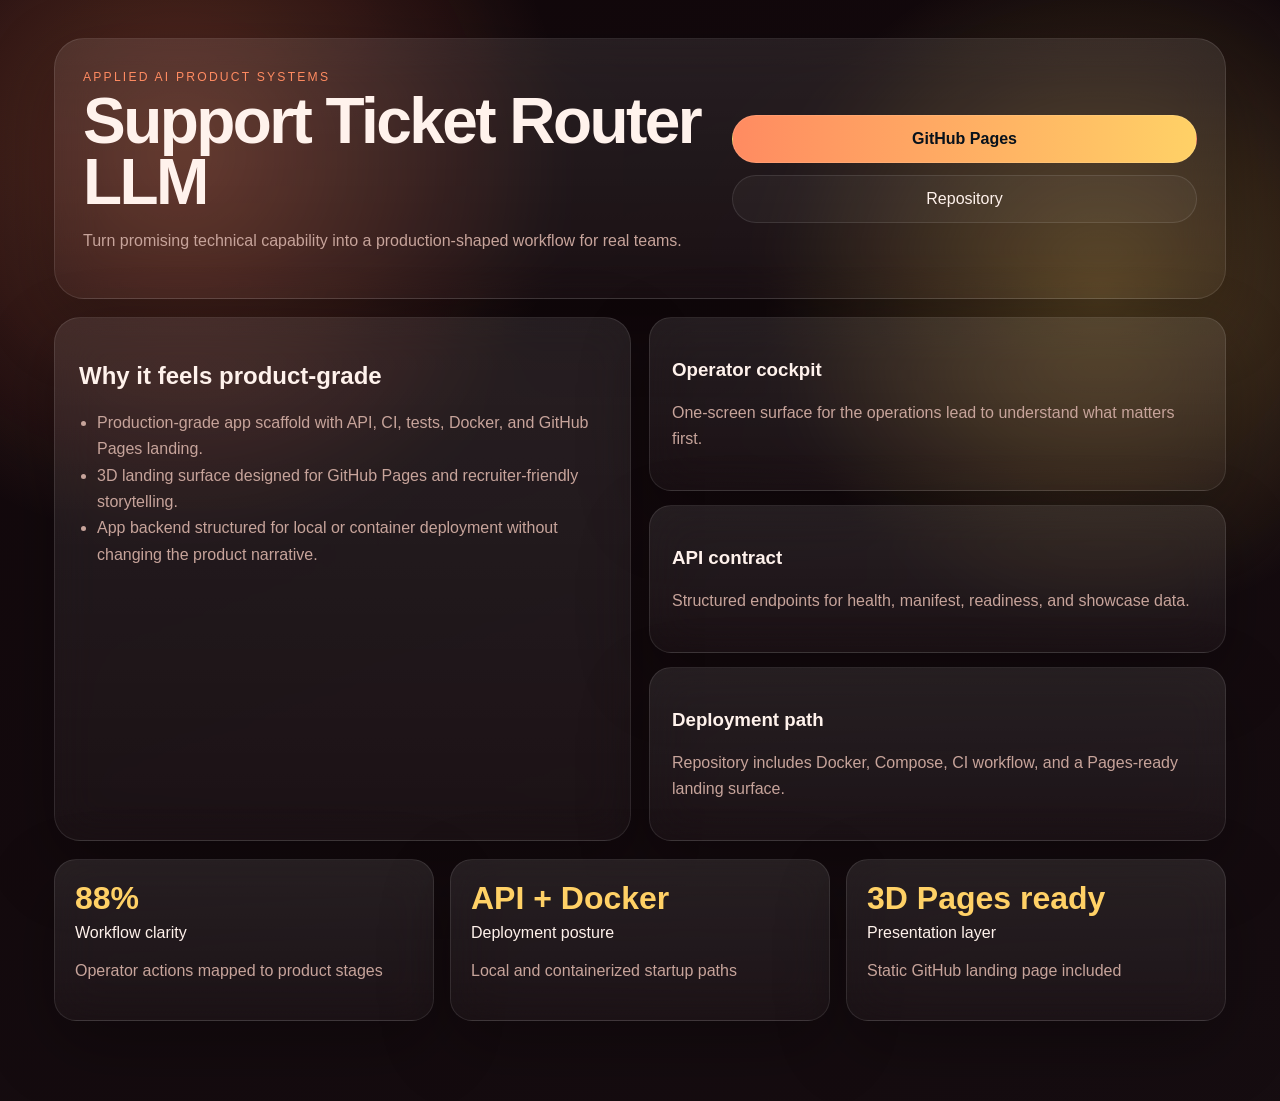
<file: docs/index.html>
<!DOCTYPE html>
<html lang="en">
<head>
  <meta charset="UTF-8" />
  <meta name="viewport" content="width=device-width, initial-scale=1.0" />
  <title>Support Ticket Router LLM Landing</title>
  <link rel="stylesheet" href="landing.css" />
</head>
<body>
  <div class="scene" id="scene">
    <div class="backdrop"></div>
    <main class="deck">
      <section class="hero-card glass">
        <div>
          <span class="eyebrow">Applied AI product systems</span>
          <h1>Support Ticket Router LLM</h1>
          <p>Turn promising technical capability into a production-shaped workflow for real teams.</p>
        </div>
        <nav class="cta-stack">
          <a class="cta primary" href="https://r-behera.github.io/support-ticket-router-llm/">GitHub Pages</a>
          <a class="cta" href="https://github.com/R-behera/support-ticket-router-llm">Repository</a>
        </nav>
      </section>
      <section class="orbit-grid">
        <div class="glass panel large">
          <h2>Why it feels product-grade</h2>
          <ul><li>Production-grade app scaffold with API, CI, tests, Docker, and GitHub Pages landing.</li><li>3D landing surface designed for GitHub Pages and recruiter-friendly storytelling.</li><li>App backend structured for local or container deployment without changing the product narrative.</li></ul>
        </div>
        <div id="cards" class="card-stack"></div>
      </section>
      <section class="metrics-row" id="metrics"></section>
    </main>
  </div>
  <script>window.PROJECT_MANIFEST = {"slug": "support-ticket-router-llm", "title": "Support Ticket Router LLM", "summary": "![Demo Screenshot](demo/screenshot.png)", "domain": "Applied AI product systems", "audience": "operations lead", "promise": "Turn promising technical capability into a production-shaped workflow for real teams.", "hero": ["Production-grade app scaffold with API, CI, tests, Docker, and GitHub Pages landing.", "3D landing surface designed for GitHub Pages and recruiter-friendly storytelling.", "App backend structured for local or container deployment without changing the product narrative."], "kpis": [{"label": "Workflow clarity", "value": "88%", "note": "Operator actions mapped to product stages"}, {"label": "Deployment posture", "value": "API + Docker", "note": "Local and containerized startup paths"}, {"label": "Presentation layer", "value": "3D Pages ready", "note": "Static GitHub landing page included"}], "stages": ["ingest", "validate", "analyze", "decide", "monitor"], "cards": [{"title": "Operator cockpit", "body": "One-screen surface for the operations lead to understand what matters first."}, {"title": "API contract", "body": "Structured endpoints for health, manifest, readiness, and showcase data."}, {"title": "Deployment path", "body": "Repository includes Docker, Compose, CI workflow, and a Pages-ready landing surface."}], "scene": "glass-atlas", "theme": {"bg": "#10070a", "surface": "#1b1116", "ink": "#fff2ec", "muted": "#c7a49b", "accent": "#ff8b61", "accent2": "#ffd166"}, "pages_url": "https://r-behera.github.io/support-ticket-router-llm/", "api_examples": {"health": {"status": "ok", "project": "support-ticket-router-llm"}, "readiness": {"api": "ready", "landing_page": "docs/index.html", "container": "Dockerfile present"}, "signals": [{"name": "Decision coverage", "status": "strong", "detail": "App and landing narrative aligned"}, {"name": "Operator context", "status": "strong", "detail": "Primary user anchored as operations lead"}, {"name": "Delivery path", "status": "ready", "detail": "Pages + containerized app scaffold generated"}]}};</script>
  <script src="landing.js"></script>
</body>
</html>
</file>
<file: docs/landing.css>
:root{--bg:#10070a;--surface:#1b1116;--ink:#fff2ec;--muted:#c7a49b;--accent:#ff8b61;--accent2:#ffd166;--rx:0deg;--ry:0deg;}*{box-sizing:border-box}html,body{margin:0;min-height:100%;font-family:Inter,Segoe UI,sans-serif;background:var(--bg);color:var(--ink)}.scene{min-height:100vh;overflow:hidden;position:relative;transform-style:preserve-3d;perspective:1600px}.backdrop{position:absolute;inset:-10%;background:radial-gradient(circle at 20% 20%,color-mix(in srgb,var(--accent) 30%, transparent),transparent 24%),radial-gradient(circle at 80% 30%,color-mix(in srgb,var(--accent2) 28%, transparent),transparent 22%),linear-gradient(160deg,var(--bg),color-mix(in srgb,var(--surface) 78%, black));filter:saturate(1.15)}.deck{position:relative;z-index:2;max-width:1220px;margin:0 auto;padding:38px 24px 80px;transform:rotateX(var(--rx)) rotateY(var(--ry));transition:transform .12s ease-out}.glass{background:linear-gradient(180deg,rgba(255,255,255,.09),rgba(255,255,255,.03));border:1px solid rgba(255,255,255,.1);backdrop-filter:blur(22px);box-shadow:0 24px 70px rgba(0,0,0,.28)}.hero-card{display:grid;grid-template-columns:1.15fr .85fr;gap:20px;padding:28px;border-radius:30px;margin-bottom:18px}.eyebrow{letter-spacing:.18em;text-transform:uppercase;font-size:.76rem;color:var(--accent)}h1{font-size:clamp(2.4rem,5vw,4.8rem);line-height:.94;margin:.4rem 0 1rem;letter-spacing:-.04em}p,li{color:var(--muted);line-height:1.65}.cta-stack{display:flex;flex-direction:column;justify-content:center;gap:12px}.cta{display:inline-flex;justify-content:center;padding:14px 18px;border-radius:999px;text-decoration:none;color:var(--ink);border:1px solid rgba(255,255,255,.1);background:rgba(255,255,255,.04)}.primary{background:linear-gradient(90deg,var(--accent),var(--accent2));color:#07111b;font-weight:700}.orbit-grid{display:grid;grid-template-columns:1fr 1fr;gap:18px;margin-bottom:18px}.panel.large{padding:24px;border-radius:26px}.card-stack{display:grid;gap:14px}.flip{padding:22px;border-radius:22px;transform:translateZ(var(--z))}.metrics-row{display:grid;grid-template-columns:repeat(3,minmax(0,1fr));gap:16px}.metric{padding:20px;border-radius:22px}.metric strong{display:block;font-size:2rem;color:var(--accent2);margin-bottom:.4rem}ul{padding-left:18px;margin:14px 0 0}@media(max-width:980px){.hero-card,.orbit-grid,.metrics-row{grid-template-columns:1fr}.deck{padding:22px 16px 60px}}
</file>
